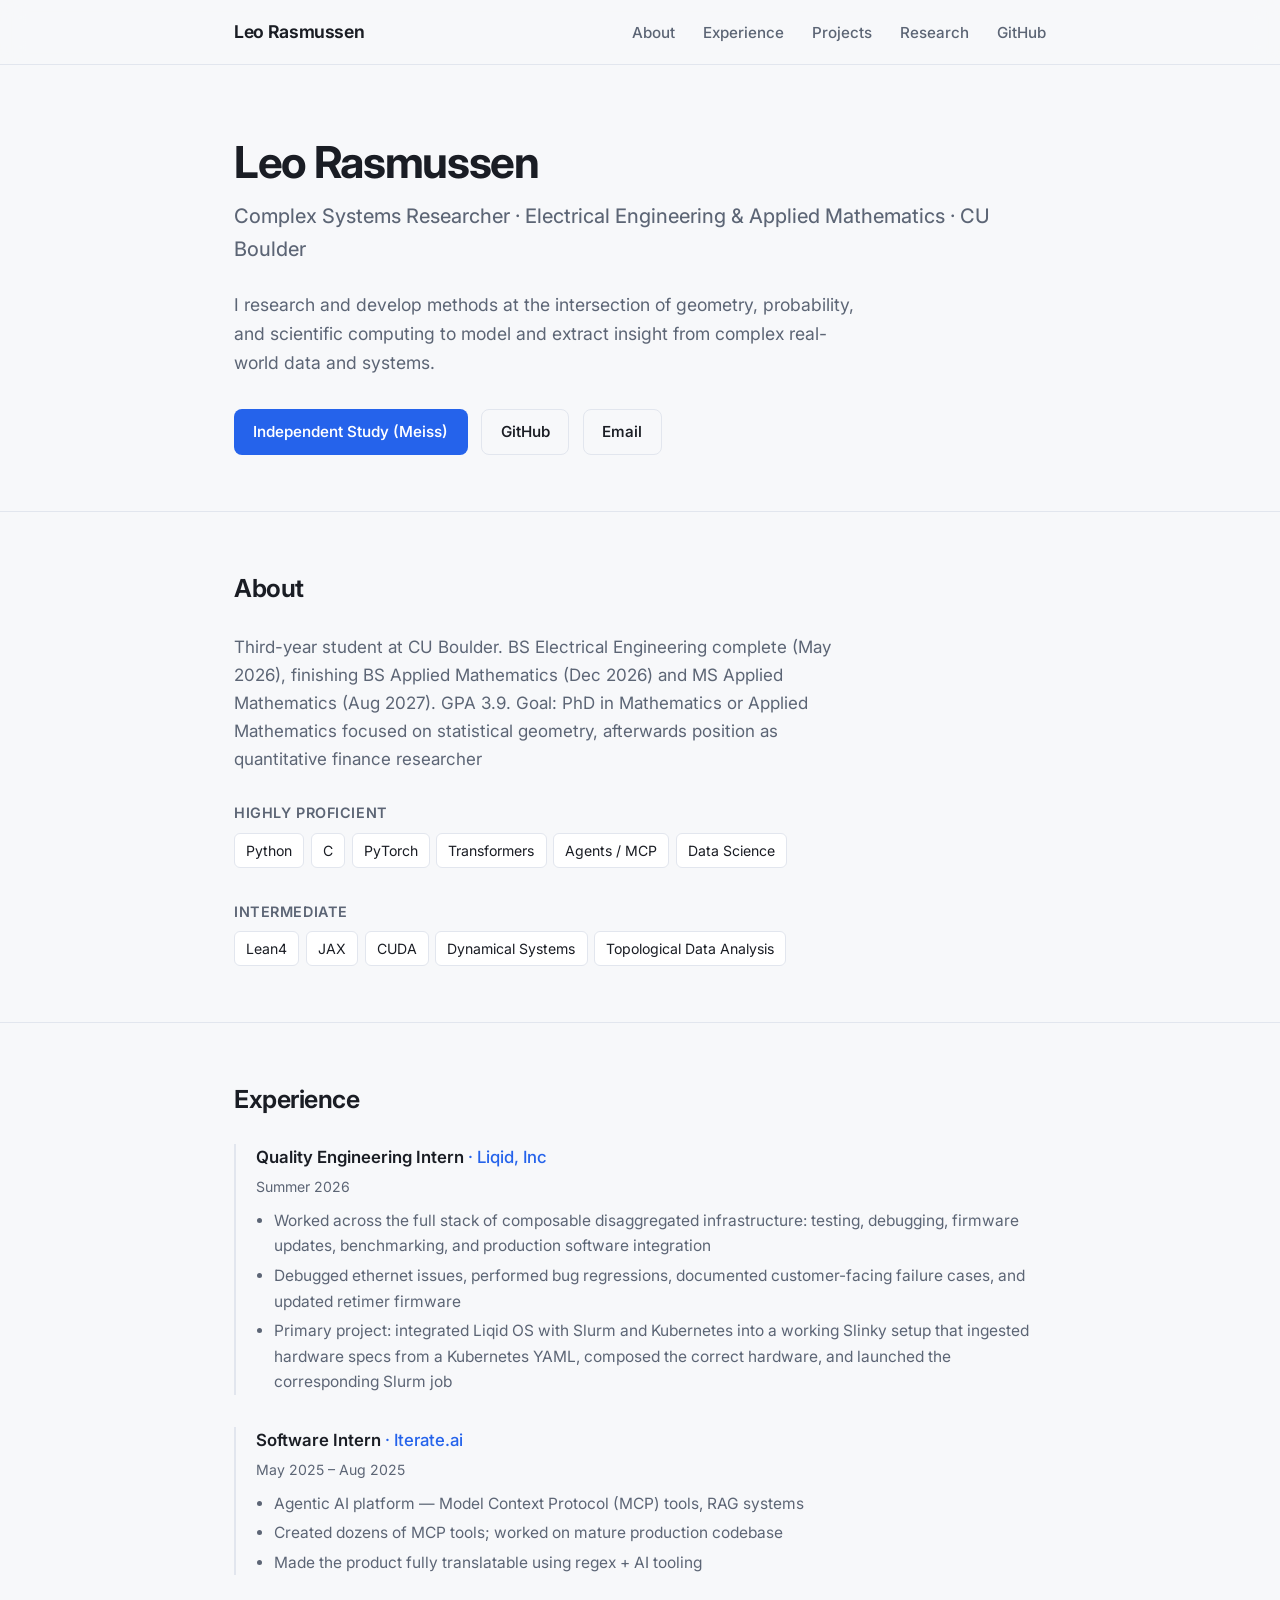
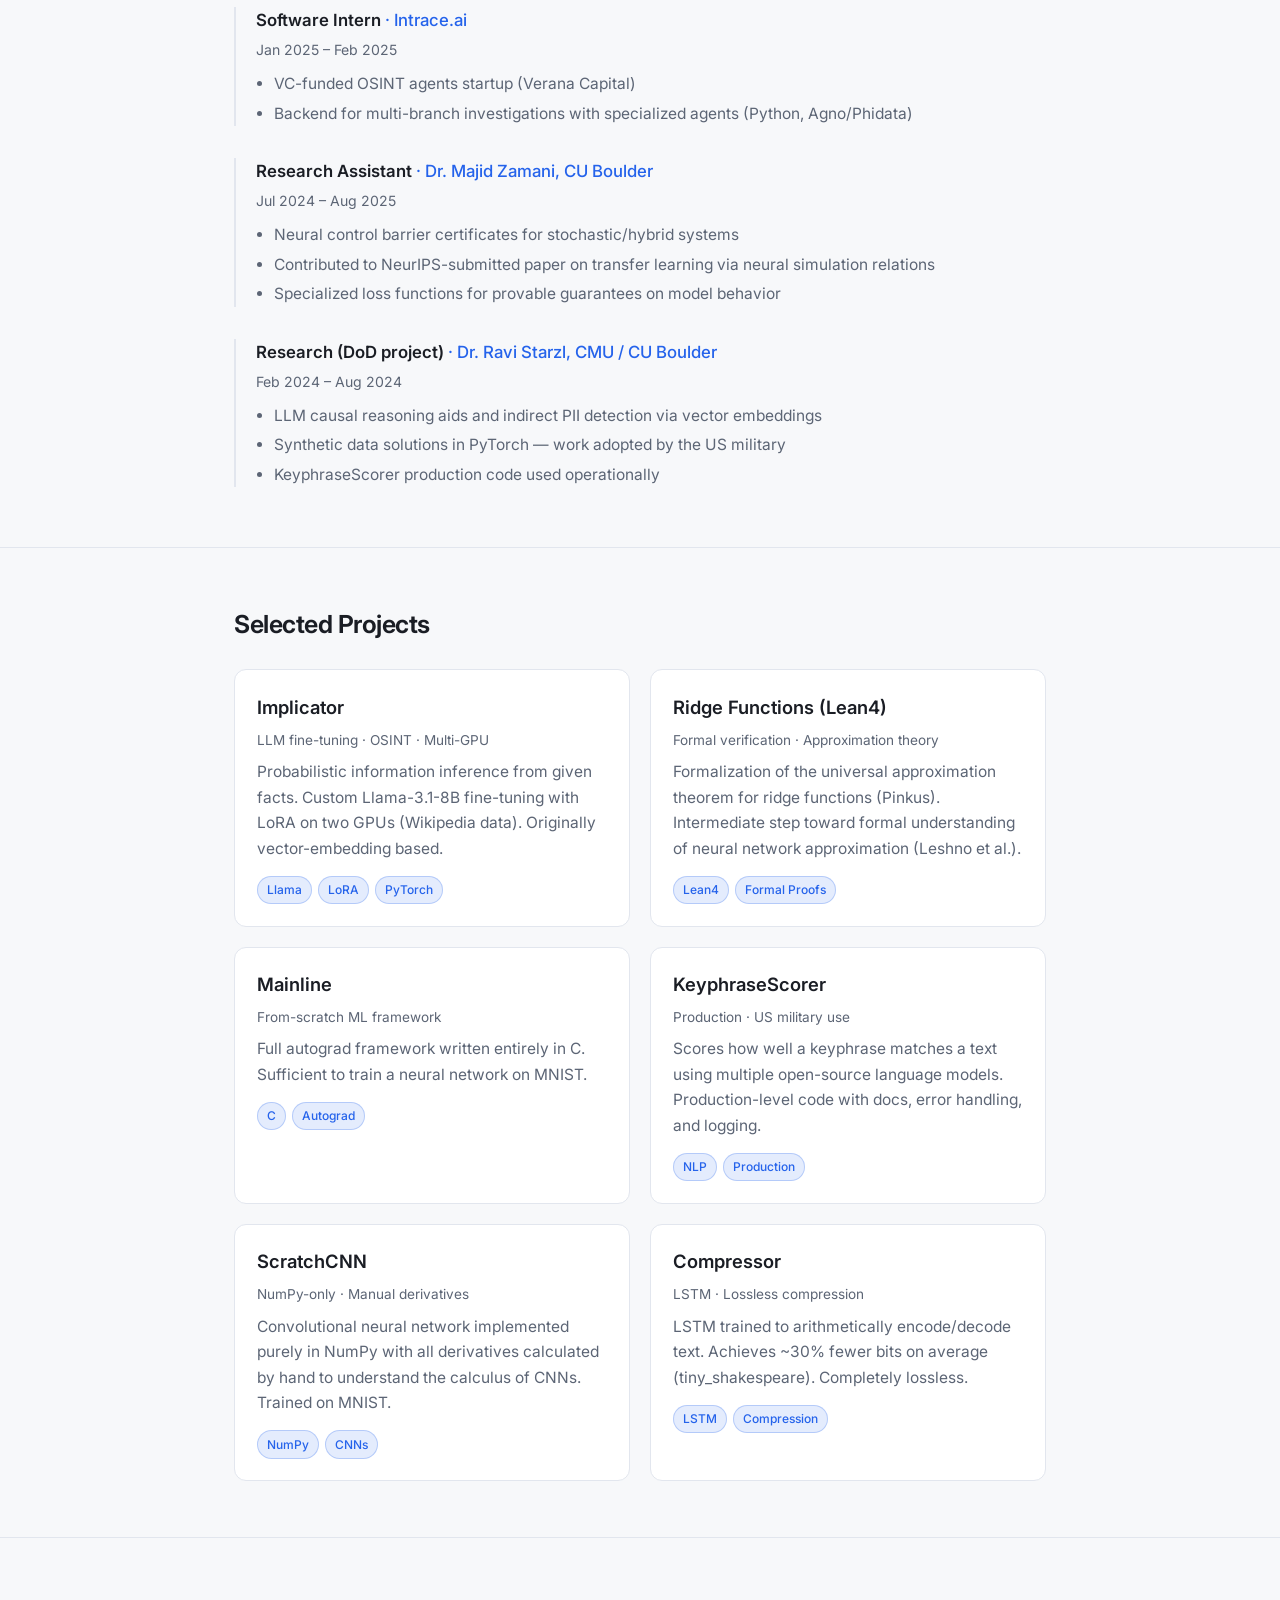
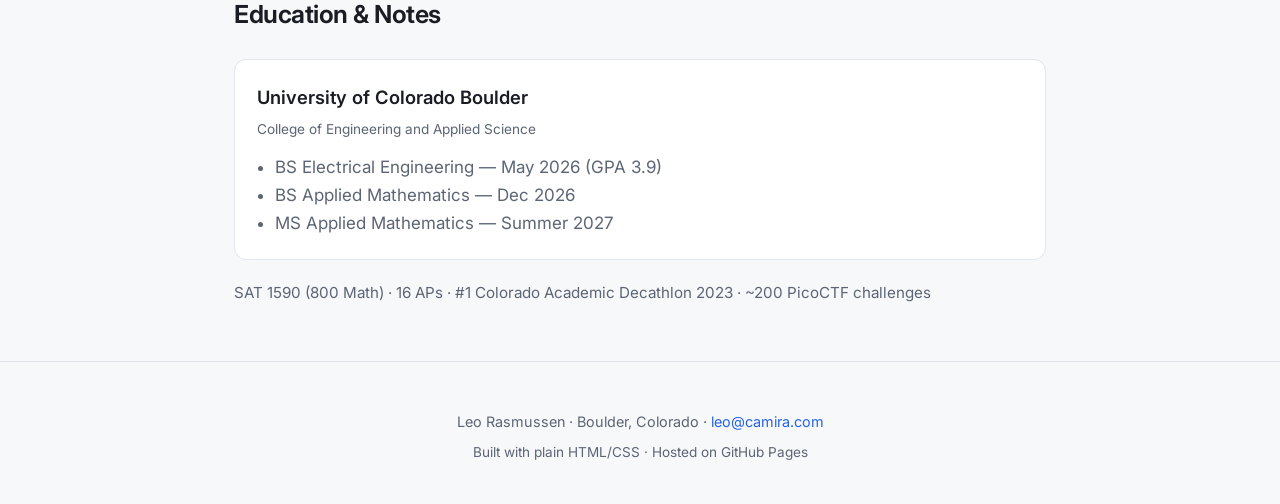
<file: index.html>
<!DOCTYPE html>
<html lang="en">
<head>
  <meta charset="UTF-8" />
  <meta name="viewport" content="width=device-width, initial-scale=1.0" />
  <title>Leo Rasmussen — Complex Systems Research & Applied Math</title>
  <meta name="description" content="Leo Rasmussen — Electrical Engineering & Applied Mathematics at CU Boulder. Research on dynamical systems, signal extraction from complex data, and quantitative finance." />
  <link rel="stylesheet" href="style.css" />
  <link rel="preconnect" href="https://fonts.googleapis.com" />
  <link rel="preconnect" href="https://fonts.gstatic.com" crossorigin />
  <link href="https://fonts.googleapis.com/css2?family=Inter:wght@400;450;500;600;650;700&family=JetBrains+Mono:wght@400;500&display=swap" rel="stylesheet" />
</head>
<body>
  <header>
    <nav>
      <a href="index.html" class="logo">Leo Rasmussen</a>
      <ul class="nav-links">
        <li><a href="#about">About</a></li>
        <li><a href="#experience">Experience</a></li>
        <li><a href="#projects">Projects</a></li>
        <li><a href="research.html">Research</a></li>
        <li><a href="https://github.com/Leorasz" target="_blank" rel="noopener">GitHub</a></li>
      </ul>
    </nav>
  </header>

  <main>
    <!-- Hero -->
    <section class="hero" style="border-top: none; padding-top: 4.5rem;">
      <div class="container">
        <h1>Leo Rasmussen</h1>
        <p class="subtitle">Complex Systems Researcher · Electrical Engineering & Applied Mathematics · CU Boulder</p>
        <p class="lead">
          I research and develop methods at the intersection of geometry, probability, and scientific computing to model and extract insight from complex real-world data and systems.
        </p>
        <div class="hero-links">
          <a class="btn btn-primary" href="research.html">Independent Study (Meiss)</a>
          <a class="btn btn-ghost" href="https://github.com/Leorasz" target="_blank" rel="noopener">GitHub</a>
          <a class="btn btn-ghost" href="mailto:leo@camira.com">Email</a>
        </div>
      </div>
    </section>

    <!-- About -->
    <section id="about">
      <div class="container">
        <h2>About</h2>
        <p class="muted" style="max-width: 640px; margin-bottom: 1.75rem;">
          Third-year student at CU Boulder.
          BS Electrical Engineering complete (May 2026), finishing BS Applied Mathematics (Dec 2026)
          and MS Applied Mathematics (Aug 2027). GPA 3.9. Goal: PhD in Mathematics or Applied Mathematics 
          focused on statistical geometry, afterwards position as quantitative finance researcher
        </p>

        <div class="skills-grid">
          <div class="skill-group">
            <h4>Highly proficient</h4>
            <div class="skill-list">
              <span class="skill">Python</span>
              <span class="skill">C</span>
              <span class="skill">PyTorch</span>
              <span class="skill">Transformers</span>
              <span class="skill">Agents / MCP</span>
              <span class="skill">Data Science</span>
            </div>
          </div>
          <div class="skill-group" style="margin-top: 1rem;">
            <h4>Intermediate</h4>
            <div class="skill-list">
              <span class="skill">Lean4</span>
              <span class="skill">JAX</span>
              <span class="skill">CUDA</span>
              <span class="skill">Dynamical Systems</span>
              <span class="skill">Topological Data Analysis</span>
            </div>
          </div>
        </div>
      </div>
    </section>

    <!-- Experience -->
    <section id="experience">
      <div class="container">
        <h2>Experience</h2>

        <div class="timeline-item">
  <div class="role">Quality Engineering Intern <span class="org">· Liqid, Inc</span></div>
  <div class="dates">Summer 2026</div>
  <ul>
    <li>Worked across the full stack of composable disaggregated infrastructure: testing, debugging, firmware updates, benchmarking, and production software integration</li>
    <li>Debugged ethernet issues, performed bug regressions, documented customer-facing failure cases, and updated retimer firmware</li>
    <li>Primary project: integrated Liqid OS with Slurm and Kubernetes into a working Slinky setup that ingested hardware specs from a Kubernetes YAML, composed the correct hardware, and launched the corresponding Slurm job</li>
  </ul>
</div>

        <div class="timeline-item">
          <div class="role">Software Intern <span class="org">· Iterate.ai</span></div>
          <div class="dates">May 2025 – Aug 2025</div>
          <ul>
            <li>Agentic AI platform — Model Context Protocol (MCP) tools, RAG systems</li>
            <li>Created dozens of MCP tools; worked on mature production codebase</li>
            <li>Made the product fully translatable using regex + AI tooling</li>
          </ul>
        </div>

        <div class="timeline-item">
          <div class="role">Software Intern <span class="org">· Intrace.ai</span></div>
          <div class="dates">Jan 2025 – Feb 2025</div>
          <ul>
            <li>VC-funded OSINT agents startup (Verana Capital)</li>
            <li>Backend for multi-branch investigations with specialized agents (Python, Agno/Phidata)</li>
          </ul>
        </div>

        <div class="timeline-item">
          <div class="role">Research Assistant <span class="org">· Dr. Majid Zamani, CU Boulder</span></div>
          <div class="dates">Jul 2024 – Aug 2025</div>
          <ul>
            <li>Neural control barrier certificates for stochastic/hybrid systems</li>
            <li>Contributed to NeurIPS-submitted paper on transfer learning via neural simulation relations</li>
            <li>Specialized loss functions for provable guarantees on model behavior</li>
          </ul>
        </div>

        <div class="timeline-item">
          <div class="role">Research (DoD project) <span class="org">· Dr. Ravi Starzl, CMU / CU Boulder</span></div>
          <div class="dates">Feb 2024 – Aug 2024</div>
          <ul>
            <li>LLM causal reasoning aids and indirect PII detection via vector embeddings</li>
            <li>Synthetic data solutions in PyTorch — work adopted by the US military</li>
            <li>KeyphraseScorer production code used operationally</li>
          </ul>
        </div>
      </div>
    </section>

    <!-- Projects -->
    <section id="projects">
      <div class="container">
        <h2>Selected Projects</h2>
        <div class="card-grid two-col">

          <article class="card">
            <h3>Implicator</h3>
            <p class="meta">LLM fine-tuning · OSINT · Multi-GPU</p>
            <p>Probabilistic information inference from given facts. Custom Llama-3.1-8B fine-tuning with LoRA on two GPUs (Wikipedia data). Originally vector-embedding based.</p>
            <div class="tags">
              <span class="tag">Llama</span>
              <span class="tag">LoRA</span>
              <span class="tag">PyTorch</span>
            </div>
          </article>

          <article class="card">
            <h3>Ridge Functions (Lean4)</h3>
            <p class="meta">Formal verification · Approximation theory</p>
            <p>Formalization of the universal approximation theorem for ridge functions (Pinkus). Intermediate step toward formal understanding of neural network approximation (Leshno et al.).</p>
            <div class="tags">
              <span class="tag">Lean4</span>
              <span class="tag">Formal Proofs</span>
            </div>
          </article>

          <article class="card">
            <h3>Mainline</h3>
            <p class="meta">From-scratch ML framework</p>
            <p>Full autograd framework written entirely in C. Sufficient to train a neural network on MNIST.</p>
            <div class="tags">
              <span class="tag">C</span>
              <span class="tag">Autograd</span>
            </div>
          </article>

          <article class="card">
            <h3>KeyphraseScorer</h3>
            <p class="meta">Production · US military use</p>
            <p>Scores how well a keyphrase matches a text using multiple open-source language models. Production-level code with docs, error handling, and logging.</p>
            <div class="tags">
              <span class="tag">NLP</span>
              <span class="tag">Production</span>
            </div>
          </article>

          <article class="card">
            <h3>ScratchCNN</h3>
            <p class="meta">NumPy-only · Manual derivatives</p>
            <p>Convolutional neural network implemented purely in NumPy with all derivatives calculated by hand to understand the calculus of CNNs. Trained on MNIST.</p>
            <div class="tags">
              <span class="tag">NumPy</span>
              <span class="tag">CNNs</span>
            </div>
          </article>

          <article class="card">
            <h3>Compressor</h3>
            <p class="meta">LSTM · Lossless compression</p>
            <p>LSTM trained to arithmetically encode/decode text. Achieves ~30% fewer bits on average (tiny_shakespeare). Completely lossless.</p>
            <div class="tags">
              <span class="tag">LSTM</span>
              <span class="tag">Compression</span>
            </div>
          </article>

        </div>
      </div>
    </section>

    <!-- Education & Achievements -->
    <section id="education">
      <div class="container">
        <h2>Education & Notes</h2>
        <div class="card" style="margin-bottom: 1.25rem;">
          <h3>University of Colorado Boulder</h3>
          <p class="meta">College of Engineering and Applied Science</p>
          <ul style="margin: 0.75rem 0 0 1.1rem; color: var(--text-muted);">
            <li>BS Electrical Engineering — May 2026 (GPA 3.9)</li>
            <li>BS Applied Mathematics — Dec 2026</li>
            <li>MS Applied Mathematics — Summer 2027</li>
          </ul>
        </div>
        <p class="muted" style="font-size: 0.95rem;">
          SAT 1590 (800 Math) · 16 APs · #1 Colorado Academic Decathlon 2023 ·
          ~200 PicoCTF challenges
        </p>
      </div>
    </section>
  </main>

  <footer>
    <div class="container">
      <p>Leo Rasmussen · Boulder, Colorado · <a href="mailto:leo@camira.com">leo@camira.com</a></p>
      <p class="mt-1" style="font-size: 0.85rem;">Built with plain HTML/CSS · Hosted on GitHub Pages</p>
    </div>
  </footer>
</body>
</html>
</file>
<file: style.css>
/* Modern, clean personal site for Leo Rasmussen
   Dark-mode first, readable typography, good for math + projects */

:root {
  --bg: #0f1115;
  --bg-elevated: #171a21;
  --bg-card: #1c212b;
  --text: #e6e9ef;
  --text-muted: #9aa3b2;
  --accent: #6ea8fe;
  --accent-hover: #8bbcff;
  --border: #2a303c;
  --success: #3dd68c;
  --radius: 12px;
  --font-sans: "Inter", system-ui, -apple-system, BlinkMacSystemFont, "Segoe UI", sans-serif;
  --font-mono: "JetBrains Mono", "Fira Code", ui-monospace, monospace;
  --max-width: 860px;
}

@media (prefers-color-scheme: light) {
  :root {
    --bg: #f7f8fa;
    --bg-elevated: #ffffff;
    --bg-card: #ffffff;
    --text: #1a1d24;
    --text-muted: #5c6575;
    --accent: #2563eb;
    --accent-hover: #1d4ed8;
    --border: #e2e6ee;
  }
}

* {
  box-sizing: border-box;
  margin: 0;
  padding: 0;
}

html {
  scroll-behavior: smooth;
}

body {
  font-family: var(--font-sans);
  background: var(--bg);
  color: var(--text);
  line-height: 1.65;
  font-size: 17px;
  -webkit-font-smoothing: antialiased;
}

a {
  color: var(--accent);
  text-decoration: none;
  transition: color 0.15s ease;
}
a:hover {
  color: var(--accent-hover);
}

/* Layout */
.container {
  max-width: var(--max-width);
  margin: 0 auto;
  padding: 0 1.5rem;
}

/* Header / Nav */
header {
  position: sticky;
  top: 0;
  z-index: 50;
  background: color-mix(in srgb, var(--bg) 85%, transparent);
  backdrop-filter: blur(12px);
  border-bottom: 1px solid var(--border);
}

nav {
  display: flex;
  justify-content: space-between;
  align-items: center;
  height: 64px;
  max-width: var(--max-width);
  margin: 0 auto;
  padding: 0 1.5rem;
}

.logo {
  font-weight: 650;
  font-size: 1.1rem;
  color: var(--text);
  letter-spacing: -0.02em;
}

.nav-links {
  display: flex;
  gap: 1.75rem;
  list-style: none;
}

.nav-links a {
  color: var(--text-muted);
  font-size: 0.95rem;
  font-weight: 500;
}
.nav-links a:hover,
.nav-links a.active {
  color: var(--text);
}

/* Hero */
.hero {
  padding: 5rem 0 3.5rem;
}

.hero h1 {
  font-size: clamp(2.1rem, 5vw, 2.75rem);
  font-weight: 700;
  letter-spacing: -0.03em;
  line-height: 1.15;
  margin-bottom: 0.75rem;
}

.hero .subtitle {
  font-size: 1.25rem;
  color: var(--text-muted);
  margin-bottom: 1.5rem;
  font-weight: 450;
}

.hero .lead {
  font-size: 1.1rem;
  max-width: 620px;
  color: var(--text-muted);
  margin-bottom: 2rem;
}

.hero-links {
  display: flex;
  flex-wrap: wrap;
  gap: 0.85rem;
}

.btn {
  display: inline-flex;
  align-items: center;
  gap: 0.4rem;
  padding: 0.6rem 1.15rem;
  border-radius: 8px;
  font-weight: 550;
  font-size: 0.95rem;
  border: 1px solid transparent;
  transition: all 0.15s ease;
}

.btn-primary {
  background: var(--accent);
  color: #fff;
}
.btn-primary:hover {
  background: var(--accent-hover);
  color: #fff;
}

.btn-ghost {
  background: transparent;
  border-color: var(--border);
  color: var(--text);
}
.btn-ghost:hover {
  border-color: var(--text-muted);
  color: var(--text);
}

/* Sections */
section {
  padding: 3.5rem 0;
  border-top: 1px solid var(--border);
}

section h2 {
  font-size: 1.55rem;
  font-weight: 650;
  letter-spacing: -0.02em;
  margin-bottom: 1.5rem;
}

section h3 {
  font-size: 1.15rem;
  font-weight: 600;
  margin-bottom: 0.4rem;
}

/* Cards */
.card-grid {
  display: grid;
  gap: 1.25rem;
}

@media (min-width: 640px) {
  .card-grid.two-col {
    grid-template-columns: 1fr 1fr;
  }
}

.card {
  background: var(--bg-card);
  border: 1px solid var(--border);
  border-radius: var(--radius);
  padding: 1.35rem 1.4rem;
  transition: border-color 0.15s ease;
}
.card:hover {
  border-color: color-mix(in srgb, var(--accent) 45%, var(--border));
}

.card .meta {
  font-size: 0.85rem;
  color: var(--text-muted);
  margin-bottom: 0.5rem;
}

.card p {
  color: var(--text-muted);
  font-size: 0.97rem;
}

.tags {
  display: flex;
  flex-wrap: wrap;
  gap: 0.4rem;
  margin-top: 0.9rem;
}

.tag {
  font-size: 0.75rem;
  font-weight: 500;
  padding: 0.2rem 0.55rem;
  border-radius: 999px;
  background: color-mix(in srgb, var(--accent) 12%, transparent);
  color: var(--accent);
  border: 1px solid color-mix(in srgb, var(--accent) 25%, transparent);
}

/* Timeline / Experience */
.timeline-item {
  margin-bottom: 2rem;
  padding-left: 1.25rem;
  border-left: 2px solid var(--border);
}

.timeline-item:last-child {
  margin-bottom: 0;
}

.timeline-item .role {
  font-weight: 600;
  font-size: 1.05rem;
}

.timeline-item .org {
  color: var(--accent);
  font-weight: 500;
}

.timeline-item .dates {
  font-size: 0.88rem;
  color: var(--text-muted);
  margin: 0.2rem 0 0.6rem;
}

.timeline-item ul {
  margin-left: 1.1rem;
  color: var(--text-muted);
  font-size: 0.97rem;
}
.timeline-item li {
  margin-bottom: 0.25rem;
}

/* Skills */
.skills-grid {
  display: grid;
  gap: 1rem;
}

.skill-group h4 {
  font-size: 0.9rem;
  text-transform: uppercase;
  letter-spacing: 0.04em;
  color: var(--text-muted);
  margin-bottom: 0.5rem;
  font-weight: 600;
}

.skill-list {
  display: flex;
  flex-wrap: wrap;
  gap: 0.4rem;
}

.skill {
  font-size: 0.88rem;
  padding: 0.3rem 0.7rem;
  background: var(--bg-elevated);
  border: 1px solid var(--border);
  border-radius: 6px;
  color: var(--text);
}

/* Research / Paper page */
.paper-header {
  margin-bottom: 2.5rem;
}

.paper-header h1 {
  font-size: clamp(1.6rem, 4vw, 2.1rem);
  font-weight: 700;
  letter-spacing: -0.025em;
  line-height: 1.25;
  margin-bottom: 0.75rem;
}

.paper-meta {
  color: var(--text-muted);
  font-size: 0.98rem;
  margin-bottom: 1.25rem;
}

.abstract {
  background: var(--bg-card);
  border: 1px solid var(--border);
  border-radius: var(--radius);
  padding: 1.5rem;
  margin: 2rem 0;
}

.abstract h3 {
  font-size: 0.95rem;
  text-transform: uppercase;
  letter-spacing: 0.05em;
  color: var(--text-muted);
  margin-bottom: 0.75rem;
}

.katex-display {
  margin: 1.5rem 0;
  overflow-x: auto;
}

/* Footer */
footer {
  padding: 3rem 0 2.5rem;
  border-top: 1px solid var(--border);
  color: var(--text-muted);
  font-size: 0.9rem;
  text-align: center;
}

/* Utility */
.muted { color: var(--text-muted); }
.mt-1 { margin-top: 0.5rem; }
.mt-2 { margin-top: 1rem; }
.mb-2 { margin-bottom: 1rem; }

/* Mobile nav */
@media (max-width: 640px) {
  .nav-links {
    gap: 1rem;
  }
  .nav-links a {
    font-size: 0.88rem;
  }
  .hero {
    padding: 3.5rem 0 2.5rem;
  }
}
</file>
